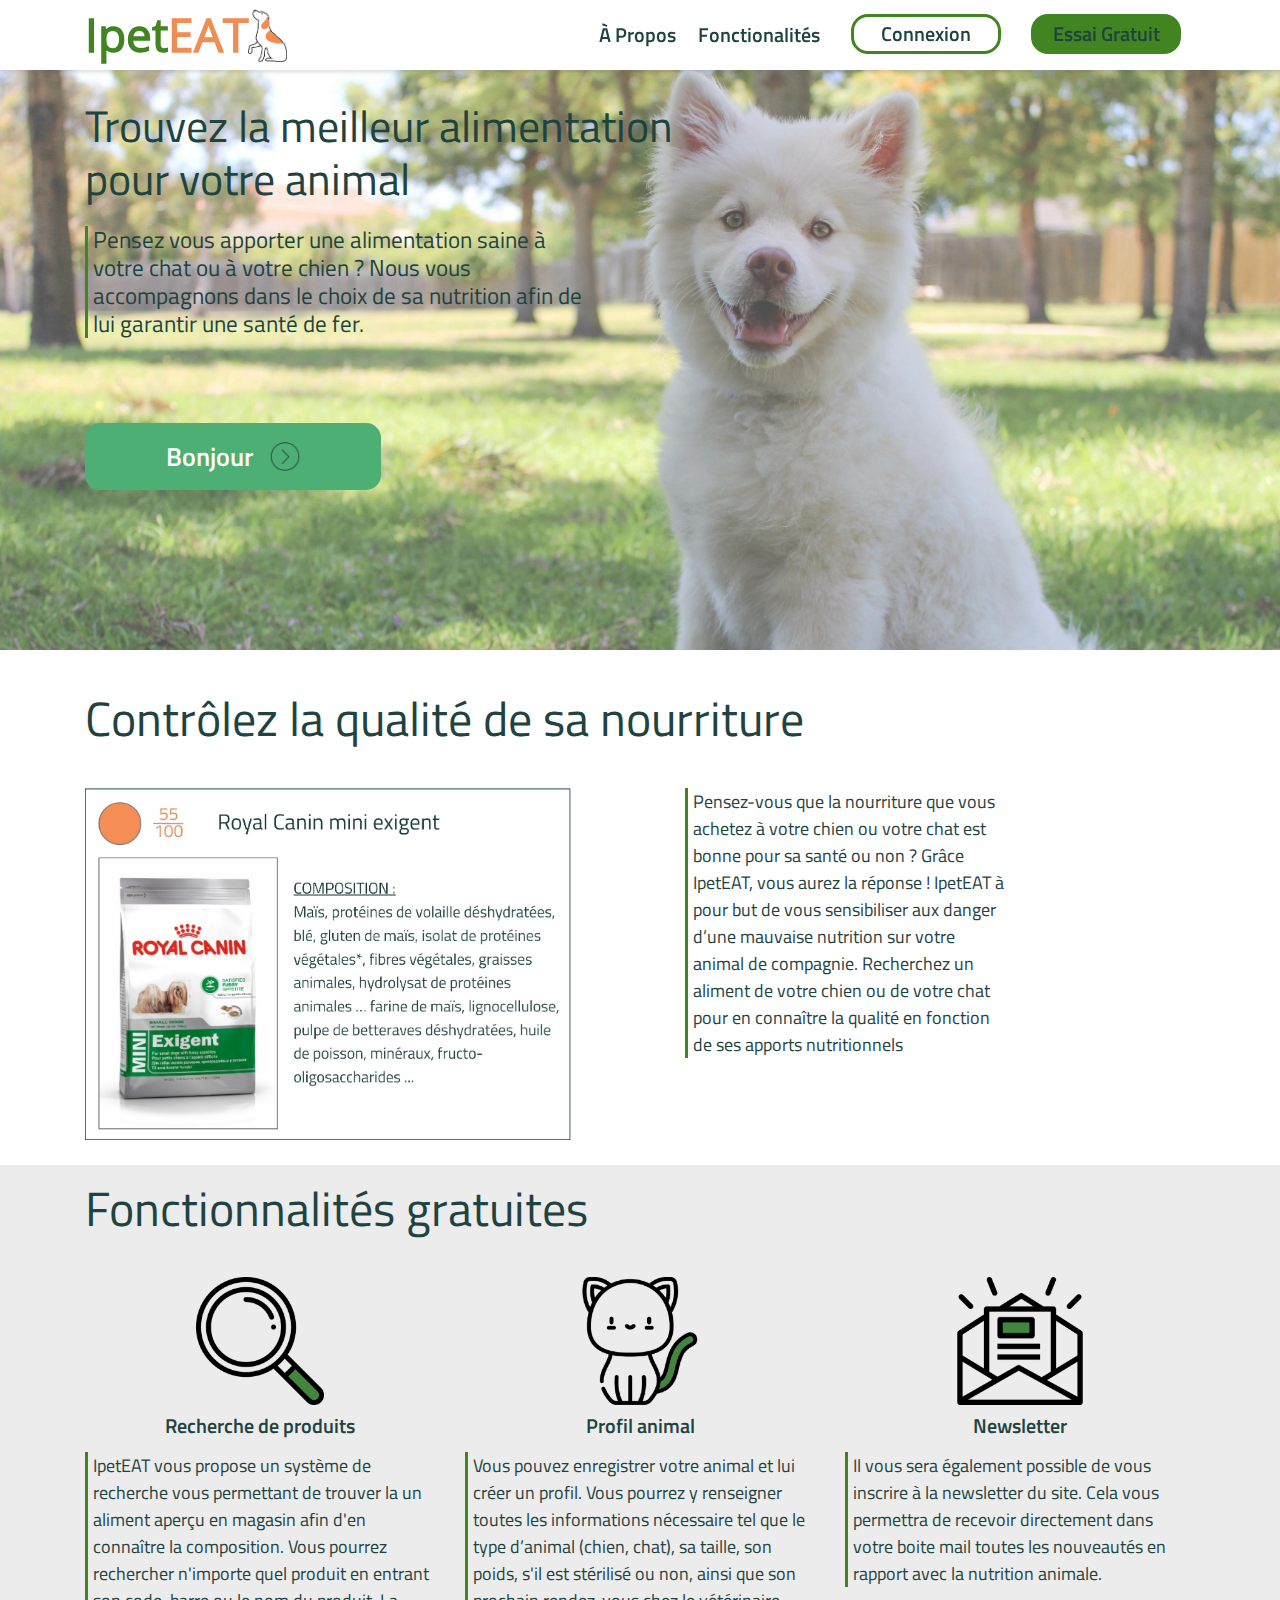
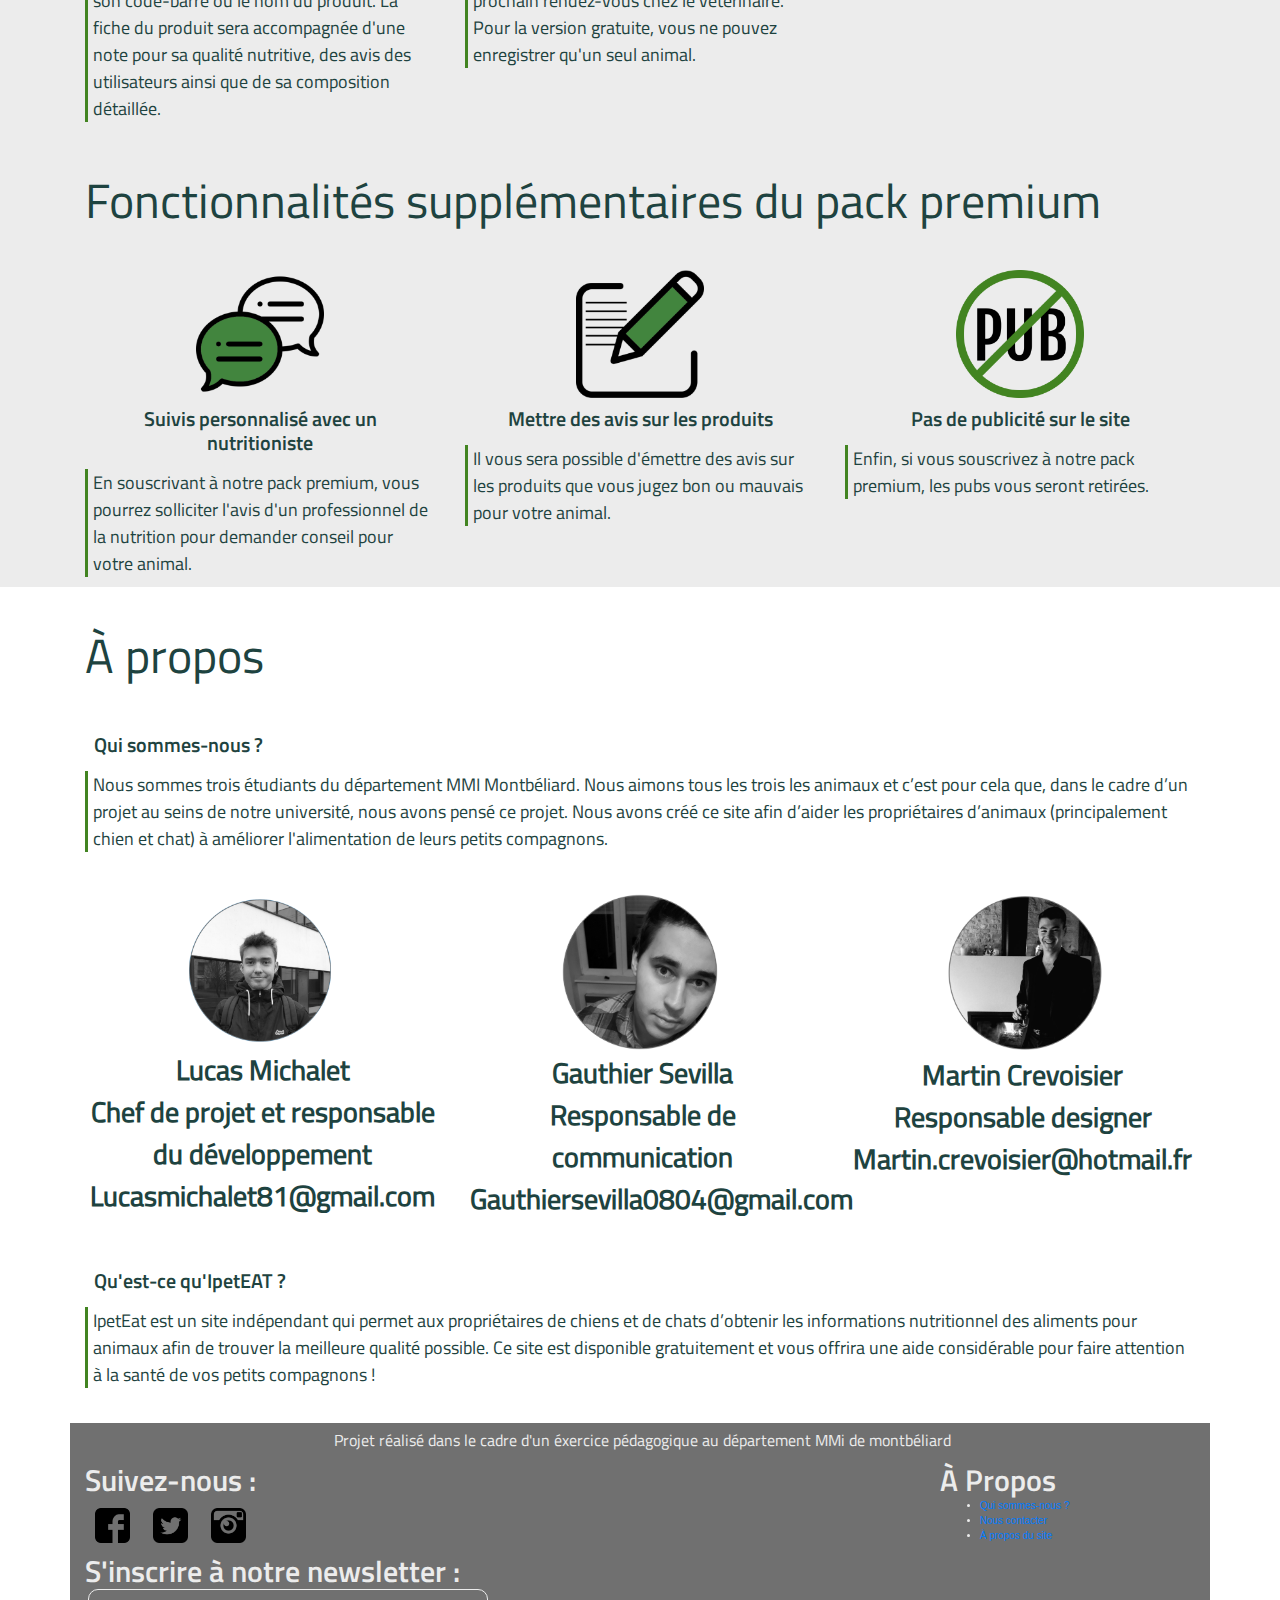
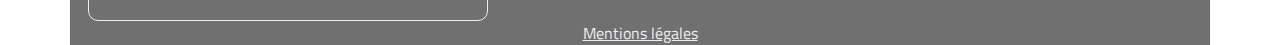
<file: index.html>
<!DOCTYPE html>
<html lang="fr">
<head>
    <meta charset="UTF-8">
    <meta name="viewport" content="width=device-width">
    <title>IpetEAT</title>
    <link rel="stylesheet" href="bootstrap/css/bootstrap.css">
    <link rel="stylesheet" href="contenu/css/styles.css">
    <link rel="icon" href="favicon.ico">
</head>
<body>
<header>
    <div class="nav-toggle">
        <div class="nav-toggle-bar">
            <div class="menu">
                <ul>
                    <li><a href="#">Mon profil</a></li>
                    <li><a href="#">Rechercher un produit</a></li>
                    <li><a href="#">Passer à la version Premium</a></li>
                    <li><a href="#">Nous contacter</a></li>
                    <li><a href="#apropos">À propos</a></li>
                    <li><a href="#">Connexion</a></li>
                    <li>
                        <button><a href="#">Inscription</a></button>
                    </li>
                </ul>
            </div>
        </div>
    </div>
    <div class="container header">
        <div class="row">
            <div class="col-md-3 col-lg-4">
                <h1>Ipet<span>EAT</span></h1>
                <img alt='logo' class="logo" src="contenu/images_contenu/logo.png" height="946"
                     width="700"/>
            </div>
            <nav class="col-md-9 col-lg-8">
                <h2><a class='navigation' href="#apropos">À Propos</a></h2>
                <h2><a class='navigation' href="#fonctionalites">Fonctionalités</a></h2>
                <button class="connexion">Connexion</button>
                <button class="essaie_gratuit">Essai Gratuit</button>
            </nav>
        </div>
    </div>
</header>
<main>
    <div class="image_bg">
        <div class="container desc">
            <h3 class="Titre_description">Trouvez la meilleur alimentation<span>pour votre animal</span></h3>
            <p class="description">Pensez vous apporter une alimentation saine à votre chat ou à votre chien ? Nous vous
                accompagnons dans le choix de sa nutrition afin de lui garantir une santé de fer.</p>
            <button class="CTA">Bonjour
                <img alt='fleche' src="contenu/images_contenu/icones/fleche2.png" height="999"
                     width="1097"/></button>
        </div>
    </div>
    <div class="container">
        <h3 class="intertitre">Contrôlez la qualité de sa nourriture</h3>
        <div class="row">
            <div class="col-md-6 col-12">
                <div class="fiche_container">
                    <img class='fiche' alt='fiche' src="contenu/images_contenu/fiche_produit.jpg" height="951"
                         width="1313"/>
                </div>
            </div>
            <div class="col-md-6 col-12">
                <p class="recherche_desc">Pensez-vous que la nourriture que vous achetez à votre chien ou votre chat est
                    bonne
                    pour
                    sa santé ou non ?
                    Grâce
                    IpetEAT, vous aurez la réponse ! IpetEAT à pour but de vous sensibiliser aux danger d’une mauvaise
                    nutrition
                    sur
                    votre animal de compagnie. Recherchez un aliment de votre chien ou de votre chat pour en connaître
                    la
                    qualité en
                    fonction de ses apports nutritionnels
                </p>
            </div>
        </div>
    </div>
    <div class="bg">
        <div id='fonctionalites' class="container">
            <h3 class="intertitre">Fonctionnalités gratuites</h3>
            <div class="row">
                <div class="col-12 col-md-6 col-lg-4">
                    <img alt="loupe" class="icones" src="contenu/images_contenu/icones/loupe.png" height="1600"
                         width="1600"/>
                    <h4>Recherche de produits</h4>
                    <p>IpetEAT vous propose un système de recherche vous permettant de trouver la un aliment aperçu en
                        magasin
                        afin d'en connaître la composition. Vous pourrez rechercher n'importe quel produit en entrant
                        son
                        code-barre ou le nom du produit. La fiche du produit sera accompagnée d'une note pour sa qualité
                        nutritive, des avis des utilisateurs ainsi que de sa composition détaillée.</p>
                </div>
                <div class="col-12 col-md-6 col-lg-4">
                    <img alt="chien" class="icones" src="contenu/images_contenu/icones/Cat.png" height="410"
                         width="410"/>
                    <h4>Profil animal</h4>
                    <p>Vous pouvez enregistrer votre animal et lui créer un profil. Vous pourrez y renseigner toutes les
                        informations nécessaire tel que le type d’animal (chien, chat), sa taille, son poids, s'il est
                        stérilisé
                        ou
                        non, ainsi que son prochain rendez-vous chez le vétérinaire.
                        Pour la version gratuite, vous ne pouvez enregistrer qu'un seul animal.</p>
                </div>
                <div class="col-12 col-md-6 col-lg-4">
                    <img alt="newsletter" class="icones" src="contenu/images_contenu/icones/newsletter_couleur.png"
                         height="1600"
                         width="1600"/>
                    <h4>Newsletter</h4>
                    <p>Il vous sera également possible de vous inscrire à la newsletter du site. Cela vous permettra de
                        recevoir
                        directement dans votre boite mail toutes les nouveautés en rapport avec la nutrition
                        animale.</p>
                </div>
            </div>
            <h3 class="intertitre">Fonctionnalités supplémentaires du pack premium</h3>
            <div class="row">
                <div class="col-12 col-md-6 col-lg-4">
                    <img alt='chat' class="icones" src="contenu/images_contenu/icones/speech-bubble_couleur.png"
                         height="1600"
                         width="1600"/>
                    <h4>Suivis personnalisé avec un nutritioniste</h4>
                    <p>En souscrivant à notre pack premium, vous pourrez solliciter l'avis d'un professionnel de la
                        nutrition
                        pour demander conseil pour votre animal.</p>
                </div>
                <div class="col-12 col-md-6 col-lg-4">
                    <img alt='edit' class='icones' src="contenu/images_contenu/icones/edit.png" height="1600"
                         width="1600"/>
                    <h4>Mettre des avis sur les produits</h4>
                    <p>Il vous sera possible d'émettre des avis sur les produits que vous jugez bon ou mauvais pour
                        votre
                        animal.</p>
                </div>
                <div class="col-12 col-md-6 col-lg-4">
                    <img alt="sans_pub" class="icones" src="contenu/images_contenu/icones/sans_pub_inverse.png"
                         height="1704"
                         width="1704"/>
                    <h4>Pas de publicité sur le site</h4>
                    <p>Enfin, si vous souscrivez à notre pack premium, les pubs vous seront retirées.</p>
                </div>
            </div>
        </div>
    </div>
    <div class="container">
        <h3 class="intertitre" id="apropos">À propos</h3>
        <h4 class="a_propos">Qui sommes-nous ?</h4>
        <p>Nous sommes trois étudiants du département MMI Montbéliard. Nous aimons tous les trois les animaux et
            c’est
            pour
            cela que, dans le cadre d’un projet au seins de notre université, nous avons pensé ce projet. Nous avons
            créé ce
            site afin d’aider les propriétaires d’animaux (principalement chien et chat) à améliorer l'alimentation
            de
            leurs
            petits compagnons.
        </p>
        <div class="row">
            <div class="col-12 col-md-6 col-lg-4">
                <img alt="portrait" class="portrait" src="contenu/images_contenu/lucas.png" height="999"
                     width="1211"/>
                <p class="gal_desc">Lucas Michalet <br><span> Chef de projet et responsable du développement</span><br>
                    <span>Lucasmichalet81@gmail.com</span>
                </p>
            </div>
            <div class="col-12 col-md-6 col-lg-4">
                <img alt="portrait" class="portrait" src="contenu/images_contenu/Gauthier.png" height="941"
                     width="1117"/>
                <p class="gal_desc">Gauthier Sevilla <span> Responsable de communication</span>
                    <span>Gauthiersevilla0804@gmail.com</span></p>
            </div>
            <div class="col-12 col-md-6 col-lg-4">
                <img alt="portrait" class="portrait" src="contenu/images_contenu/martin.png" height="957"
                     width="1127"/>
                <p class="gal_desc">Martin Crevoisier<span> Responsable designer</span><br><span>Martin.crevoisier@hotmail.fr
            </span></p>
            </div>
        </div>
        <h4 class="a_propos" id="aproposite">Qu'est-ce qu'IpetEAT ?</h4>
        <p>IpetEat est un site indépendant qui permet aux propriétaires de chiens et de chats d’obtenir les
            informations
            nutritionnel des aliments pour animaux afin de trouver la meilleure qualité possible.
            Ce site est disponible gratuitement et vous offrira une aide considérable pour faire attention à la
            santé de vos
            petits compagnons !</p>
    </div>
</main>
<footer class="container">
    <p class="mentions">Projet réalisé dans le cadre d'un éxercice pédagogique au département MMi de montbéliard
    </p>
    <div class="row">
        <div class="col-md-7 col-lg-9">
            <h5>Suivez-nous :</h5>
            <img alt='facebook' class="social" src="contenu/images_contenu/facebook-logo.png" height="512"
                 width="512"/>
            <img alt='twitter' class="social" src="contenu/images_contenu/twitter-logo.png" height="512"
                 width="512"/>
            <img alt='instagram' class="social" src="contenu/images_contenu/icon.png" height="512" width="512"/>
            <h5>S'inscrire à notre newsletter :</h5>
            <label for="email"></label>
            <input type="email" name="email" id="email" required>
        </div>
        <div class="col-md-3 col-lg-3">
            <h5>À Propos</h5>
            <ul>
                <li><a href="#apropos">Qui sommes-nous ?</a></li>
                <li><a href="#">Nous contacter</a></li>
                <li><a href="#aproposite">À propos du site</a></li>
            </ul>
        </div>
    </div>
    <div class="mentions_legales">
        <a href="#">Mentions légales</a>
    </div>
</footer>
</body>
<script src="contenu/js/interaction.js"></script>
</html>
</file>
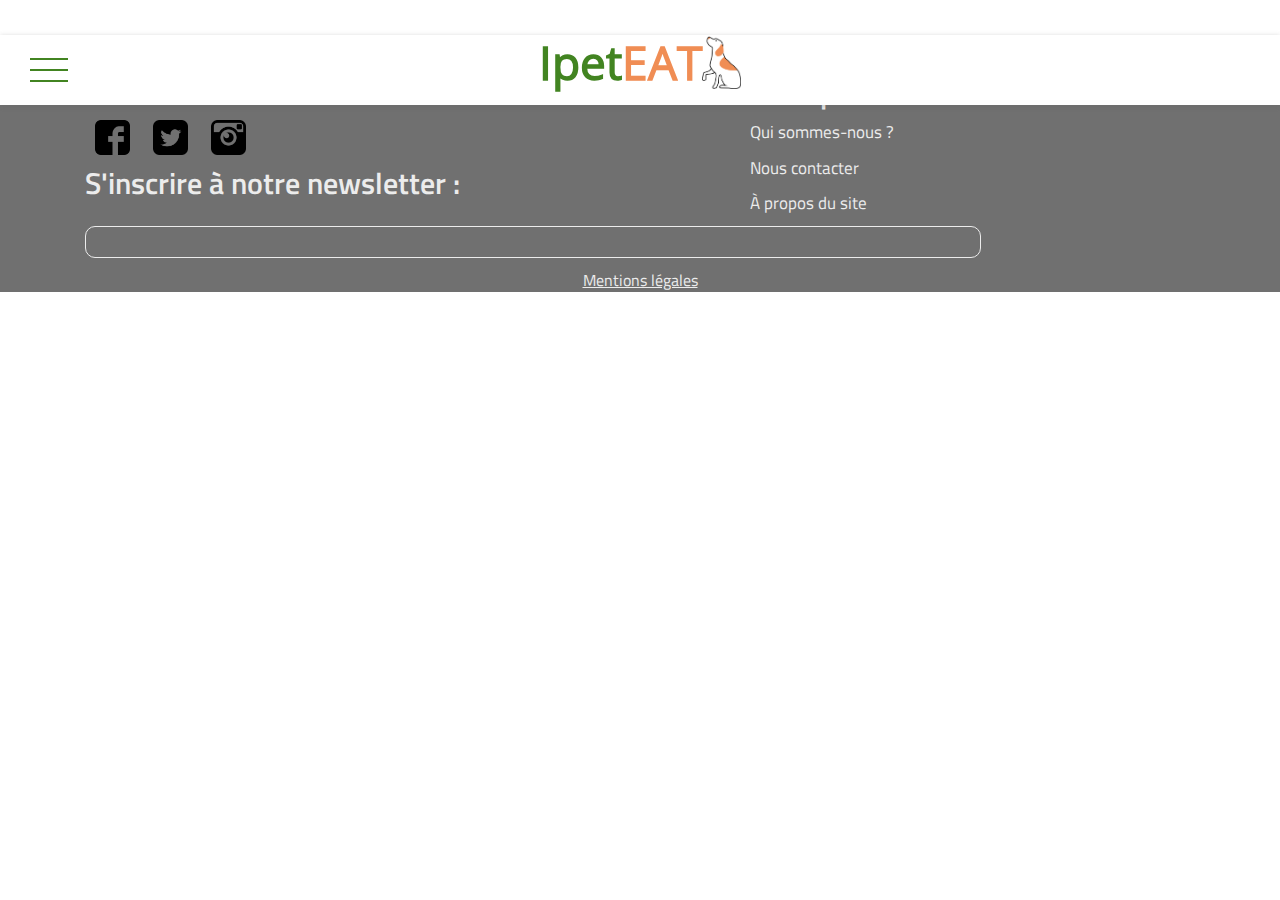
<file: pageConnexion.html>
<!DOCTYPE html>
<html lang="fr">
<head>
    <meta charset="UTF-8">
    <meta name="viewport" content="width=device-width">
    <title>Connexion</title>
    <link rel="stylesheet" href="bootstrap/css/bootstrap.css">
    <link rel="stylesheet" href="contenu/css/stylesApp.css">
</head>
<body class="connexion">
<header>
    <div class="nav-toggle">
        <div class="nav-toggle-bar">
            <nav class="menu">
                <ul>
                    <li><a href="pageProfilUtilisateur.html">Mon profil</a></li>
                    <li><a href="#">Rechercher un produit</a></li>
                    <li><a href="#">Passer à la version Premium</a></li>
                    <li><a href="pageContact.html">Nous contacter</a></li>
                    <li><a href="#">À propos</a></li>
                    <li><a href="#">Connexion</a></li>
                    <li>
                        <button><a href="pageInscription.html">Inscription</a></button>
                    </li>
                </ul>
            </nav>
        </div>
    </div>
    <div class="titre">
        <h1>Ipet<span>EAT</span></h1>
        <img alt="logo" class='logo' src="contenu/images_contenu/logo.png" height="946" width="700"/>
    </div>
</header>

<main>


</main>

<div class="bgf">
    <footer class="container">
        <p class="mentions">Projet réalisé dans le cadre d'un éxercice pédagogique au département MMi de montbéliard
        </p>
        <div class="row">
            <div class="col-md-7">
                <h5>Suivez-nous :</h5>
                <img alt='facebook' class="social" src="contenu/images_contenu/facebook-logo.png" height="512"
                     width="512"/>
                <img alt='twitter' class="social" src="contenu/images_contenu/twitter-logo.png" height="512"
                     width="512"/>
                <img alt='instagram' class="social" src="contenu/images_contenu/icon.png" height="512" width="512"/>
                <h5>S'inscrire à notre newsletter :</h5>
                <label for="email"></label>
                <input type="email" name="email" id="email" required>
            </div>
            <div class="col-md-3">
                <h5>À Propos</h5>
                <ul>
                    <li><a href="#">Qui sommes-nous ?</a></li>
                    <li><a href="#">Nous contacter</a></li>
                    <li><a href="#">À propos du site</a></li>
                </ul>
            </div>
        </div>
        <div class="mentions_legales">
            <a href="#">Mentions légales</a>
        </div>
    </footer>
</div>
</body>
<script src="contenu/js/interaction.js"></script>
</html>
</file>
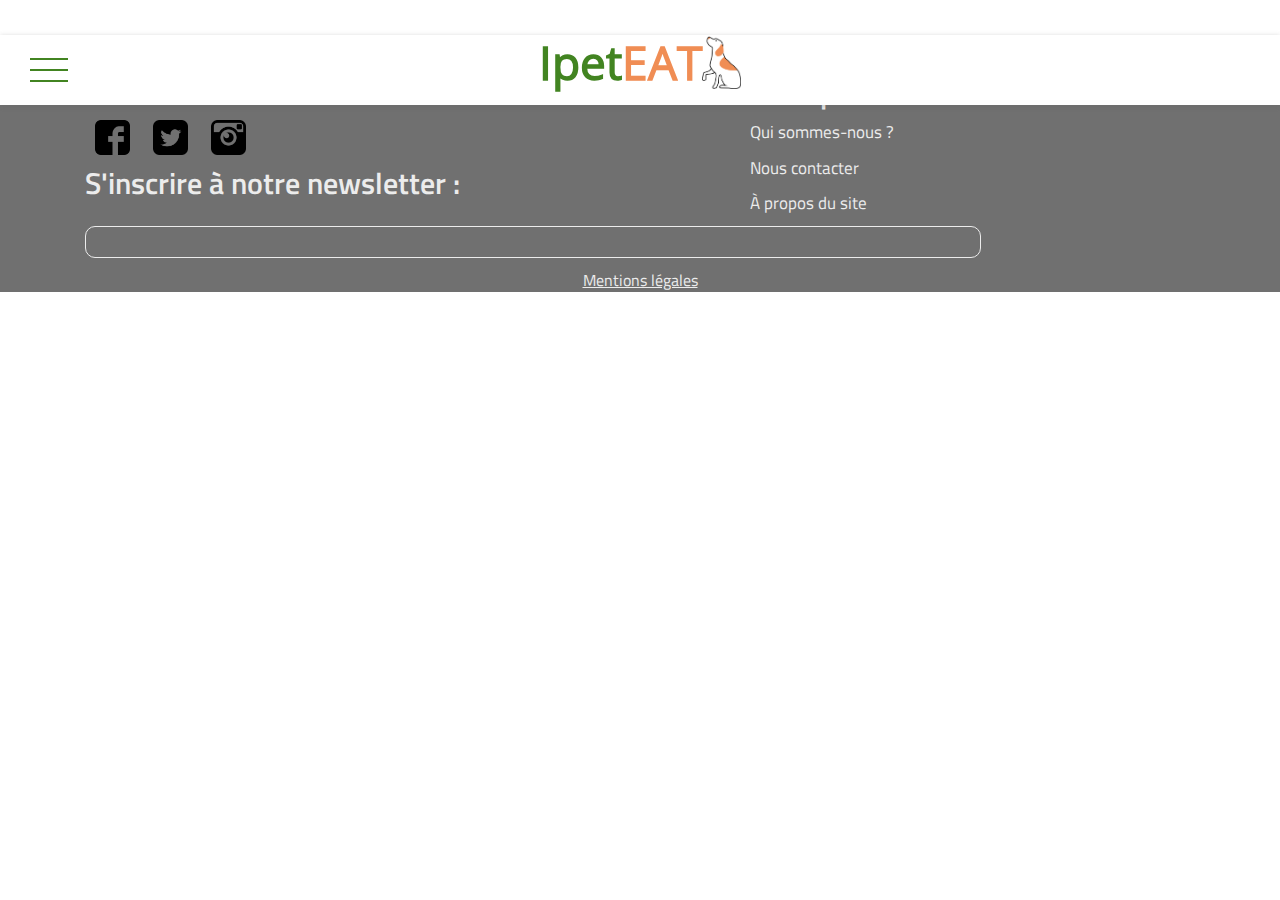
<file: pageContact.html>
<!DOCTYPE html>
<html lang="fr">
<head>
    <meta charset="UTF-8">
    <meta name="viewport" content="width=device-width">
    <title>Contact</title>
    <link rel="stylesheet" href="bootstrap/css/bootstrap.css">
    <link rel="stylesheet" href="contenu/css/stylesApp.css">
</head>
<body class="contact">
<header>
    <div class="nav-toggle">
        <div class="nav-toggle-bar">
            <nav class="menu">
                <ul>
                    <li><a href="pageProfilUtilisateur.html">Mon profil</a></li>
                    <li><a href="#">Rechercher un produit</a></li>
                    <li><a href="#">Passer à la version Premium</a></li>
                    <li><a href="pageContact.html">Nous contacter</a></li>
                    <li><a href="#">À propos</a></li>
                    <li><a href="pageConnexion.html">Connexion</a></li>
                    <li>
                        <button><a href="pageInscription.html">Inscription</a></button>
                    </li>
                </ul>
            </nav>
        </div>
    </div>
    <div class="titre">
        <h1>Ipet<span>EAT</span></h1>
        <img alt="logo" class='logo' src="contenu/images_contenu/logo.png" height="946" width="700"/>
    </div>
</header>

<main>


</main>

<div class="bgf">
    <footer class="container">
        <p class="mentions">Projet réalisé dans le cadre d'un éxercice pédagogique au département MMi de montbéliard
        </p>
        <div class="row">
            <div class="col-md-7">
                <h5>Suivez-nous :</h5>
                <img alt='facebook' class="social" src="contenu/images_contenu/facebook-logo.png" height="512"
                     width="512"/>
                <img alt='twitter' class="social" src="contenu/images_contenu/twitter-logo.png" height="512"
                     width="512"/>
                <img alt='instagram' class="social" src="contenu/images_contenu/icon.png" height="512" width="512"/>
                <h5>S'inscrire à notre newsletter :</h5>
                <label for="email"></label>
                <input type="email" name="email" id="email" required>
            </div>
            <div class="col-md-3">
                <h5>À Propos</h5>
                <ul>
                    <li><a href="#">Qui sommes-nous ?</a></li>
                    <li><a href="#">Nous contacter</a></li>
                    <li><a href="#">À propos du site</a></li>
                </ul>
            </div>
        </div>
        <div class="mentions_legales">
            <a href="#">Mentions légales</a>
        </div>
    </footer>
</div>
</body>
<script src="contenu/js/interaction.js"></script>
</html>
</file>
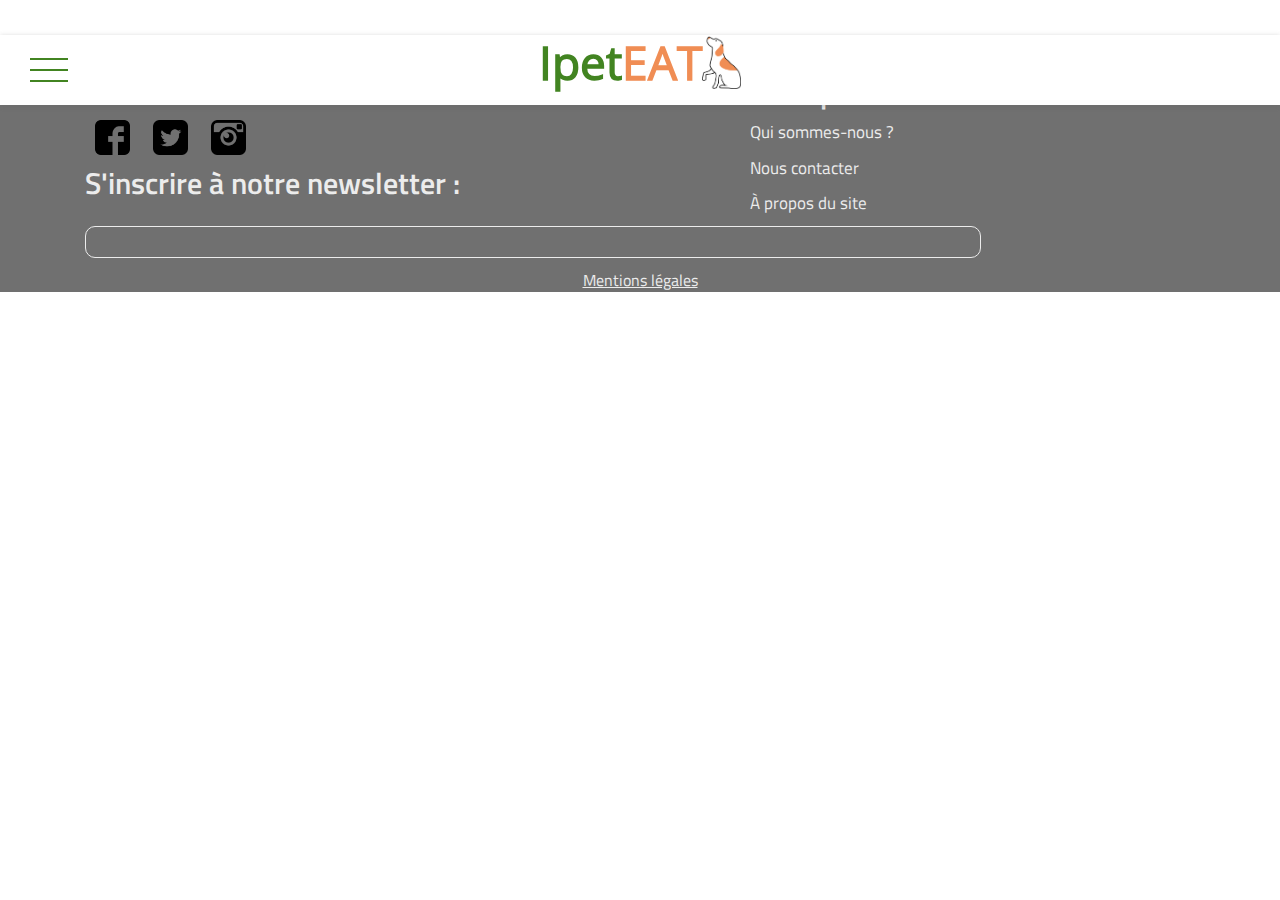
<file: pageFicheProduit.html>
<!DOCTYPE html>
<html lang="fr">
<head>
    <meta charset="UTF-8">
    <meta name="viewport" content="width=device-width">
    <title>Resultat</title>
    <link rel="stylesheet" href="bootstrap/css/bootstrap.css">
    <link rel="stylesheet" href="contenu/css/stylesApp.css">
</head>
<body class="ficheProduit">
<header>
    <div class="nav-toggle">
        <div class="nav-toggle-bar">
            <nav class="menu">
                <ul>
                    <li><a href="pageProfilUtilisateur.html">Mon profil</a></li>
                    <li><a href="#">Rechercher un produit</a></li>
                    <li><a href="#">Passer à la version Premium</a></li>
                    <li><a href="pageContact.html">Nous contacter</a></li>
                    <li><a href="#">À propos</a></li>
                    <li><a href="pageConnexion.html">Connexion</a></li>
                    <li>
                        <button><a href="pageInscription.html">Inscription</a></button>
                    </li>
                </ul>
            </nav>
        </div>
    </div>
    <div class="titre">
        <h1>Ipet<span>EAT</span></h1>
        <img alt="logo" class='logo' src="contenu/images_contenu/logo.png" height="946" width="700"/>
    </div>
</header>

<main>


</main>

<div class="bgf">
    <footer class="container">
        <p class="mentions">Projet réalisé dans le cadre d'un éxercice pédagogique au département MMi de montbéliard
        </p>
        <div class="row">
            <div class="col-md-7">
                <h5>Suivez-nous :</h5>
                <img alt='facebook' class="social" src="contenu/images_contenu/facebook-logo.png" height="512"
                     width="512"/>
                <img alt='twitter' class="social" src="contenu/images_contenu/twitter-logo.png" height="512"
                     width="512"/>
                <img alt='instagram' class="social" src="contenu/images_contenu/icon.png" height="512" width="512"/>
                <h5>S'inscrire à notre newsletter :</h5>
                <label for="email"></label>
                <input type="email" name="email" id="email" required>
            </div>
            <div class="col-md-3">
                <h5>À Propos</h5>
                <ul>
                    <li><a href="#">Qui sommes-nous ?</a></li>
                    <li><a href="#">Nous contacter</a></li>
                    <li><a href="#">À propos du site</a></li>
                </ul>
            </div>
        </div>
        <div class="mentions_legales">
            <a href="#">Mentions légales</a>
        </div>
    </footer>
</div>
</body>
<script src="contenu/js/interaction.js"></script>
</html>
</file>
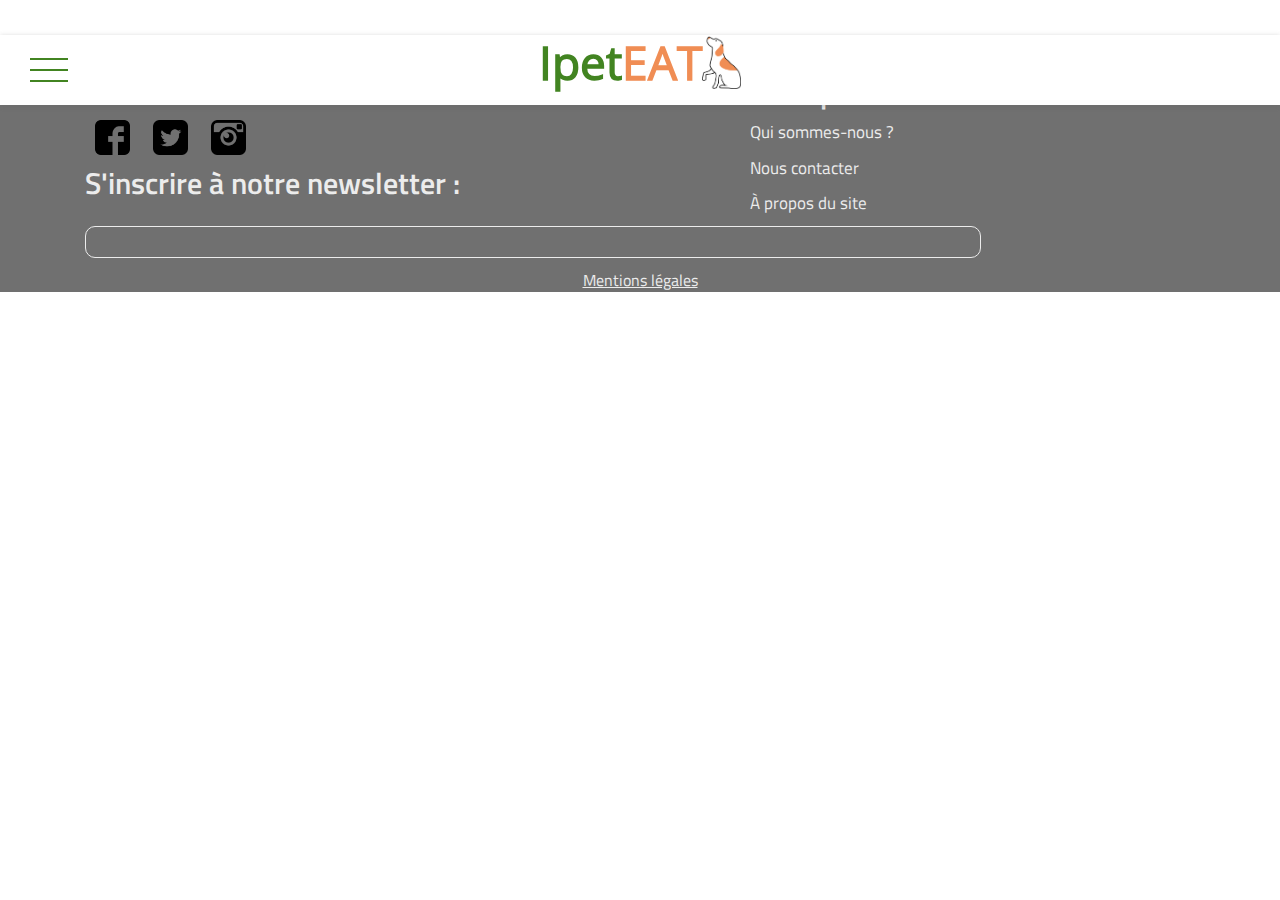
<file: pageInscription.html>
<!DOCTYPE html>
<html lang="fr">
<head>
    <meta charset="UTF-8">
    <meta name="viewport" content="width=device-width">
    <title>Inscription</title>
    <link rel="stylesheet" href="bootstrap/css/bootstrap.css">
    <link rel="stylesheet" href="contenu/css/stylesApp.css">
</head>
<body class="inscription">
<header>
    <div class="nav-toggle">
        <div class="nav-toggle-bar">
            <nav class="menu">
                <ul>
                    <li><a href="pageProfilUtilisateur.html">Mon profil</a></li>
                    <li><a href="#">Rechercher un produit</a></li>
                    <li><a href="#">Passer à la version Premium</a></li>
                    <li><a href="pageContact.html">Nous contacter</a></li>
                    <li><a href="#">À propos</a></li>
                    <li><a href="pageConnexion.html">Connexion</a></li>
                    <li>
                        <button><a href="#">Inscription</a></button>
                    </li>
                </ul>
            </nav>
        </div>
    </div>
    <div class="titre">
        <h1>Ipet<span>EAT</span></h1>
        <img alt="logo" class='logo' src="contenu/images_contenu/logo.png" height="946" width="700"/>
    </div>
</header>

<main>


</main>

<div class="bgf">
    <footer class="container">
        <p class="mentions">Projet réalisé dans le cadre d'un éxercice pédagogique au département MMi de montbéliard
        </p>
        <div class="row">
            <div class="col-md-7">
                <h5>Suivez-nous :</h5>
                <img alt='facebook' class="social" src="contenu/images_contenu/facebook-logo.png" height="512"
                     width="512"/>
                <img alt='twitter' class="social" src="contenu/images_contenu/twitter-logo.png" height="512"
                     width="512"/>
                <img alt='instagram' class="social" src="contenu/images_contenu/icon.png" height="512" width="512"/>
                <h5>S'inscrire à notre newsletter :</h5>
                <label for="email"></label>
                <input type="email" name="email" id="email" required>
            </div>
            <div class="col-md-3">
                <h5>À Propos</h5>
                <ul>
                    <li><a href="#">Qui sommes-nous ?</a></li>
                    <li><a href="#">Nous contacter</a></li>
                    <li><a href="#">À propos du site</a></li>
                </ul>
            </div>
        </div>
        <div class="mentions_legales">
            <a href="#">Mentions légales</a>
        </div>
    </footer>
</div>
</body>
<script src="contenu/js/interaction.js"></script>
</html>
</file>
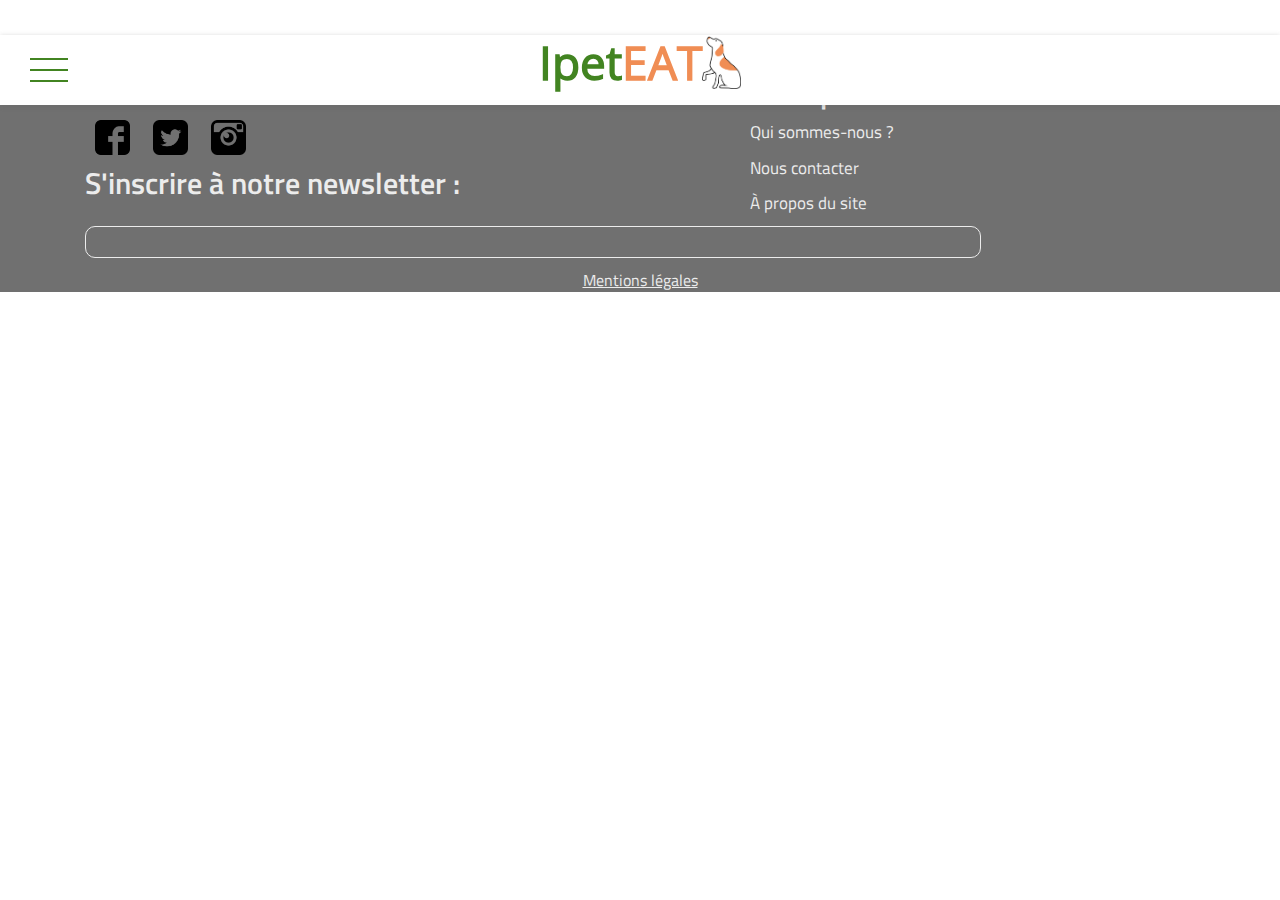
<file: pageMentionsLegales.html>
<!DOCTYPE html>
<html lang="fr">
<head>
    <meta charset="UTF-8">
    <meta name="viewport" content="width=device-width">
    <title>Mentions Légales</title>
    <link rel="stylesheet" href="bootstrap/css/bootstrap.css">
    <link rel="stylesheet" href="contenu/css/stylesApp.css">
</head>
<body class="pageMentions">
<header>
    <div class="nav-toggle">
        <div class="nav-toggle-bar">
            <nav class="menu">
                <ul>
                    <li><a href="pageProfilUtilisateur.html">Mon profil</a></li>
                    <li><a href="#">Rechercher un produit</a></li>
                    <li><a href="#">Passer à la version Premium</a></li>
                    <li><a href="pageContact.html">Nous contacter</a></li>
                    <li><a href="#">À propos</a></li>
                    <li><a href="pageConnexion.html">Connexion</a></li>
                    <li>
                        <button><a href="pageInscription.html">Inscription</a></button>
                    </li>
                </ul>
            </nav>
        </div>
    </div>
    <div class="titre">
        <h1>Ipet<span>EAT</span></h1>
        <img alt="logo" class='logo' src="contenu/images_contenu/logo.png" height="946" width="700"/>
    </div>
</header>

<main>


</main>

<div class="bgf">
    <footer class="container">
        <p class="mentions">Projet réalisé dans le cadre d'un éxercice pédagogique au département MMi de montbéliard
        </p>
        <div class="row">
            <div class="col-md-7">
                <h5>Suivez-nous :</h5>
                <img alt='facebook' class="social" src="contenu/images_contenu/facebook-logo.png" height="512"
                     width="512"/>
                <img alt='twitter' class="social" src="contenu/images_contenu/twitter-logo.png" height="512"
                     width="512"/>
                <img alt='instagram' class="social" src="contenu/images_contenu/icon.png" height="512" width="512"/>
                <h5>S'inscrire à notre newsletter :</h5>
                <label for="email"></label>
                <input type="email" name="email" id="email" required>
            </div>
            <div class="col-md-3">
                <h5>À Propos</h5>
                <ul>
                    <li><a href="#">Qui sommes-nous ?</a></li>
                    <li><a href="#">Nous contacter</a></li>
                    <li><a href="#">À propos du site</a></li>
                </ul>
            </div>
        </div>
        <div class="mentions_legales">
            <a href="#">Mentions légales</a>
        </div>
    </footer>
</div>
</body>
<script src="contenu/js/interaction.js"></script>
</html>
</file>
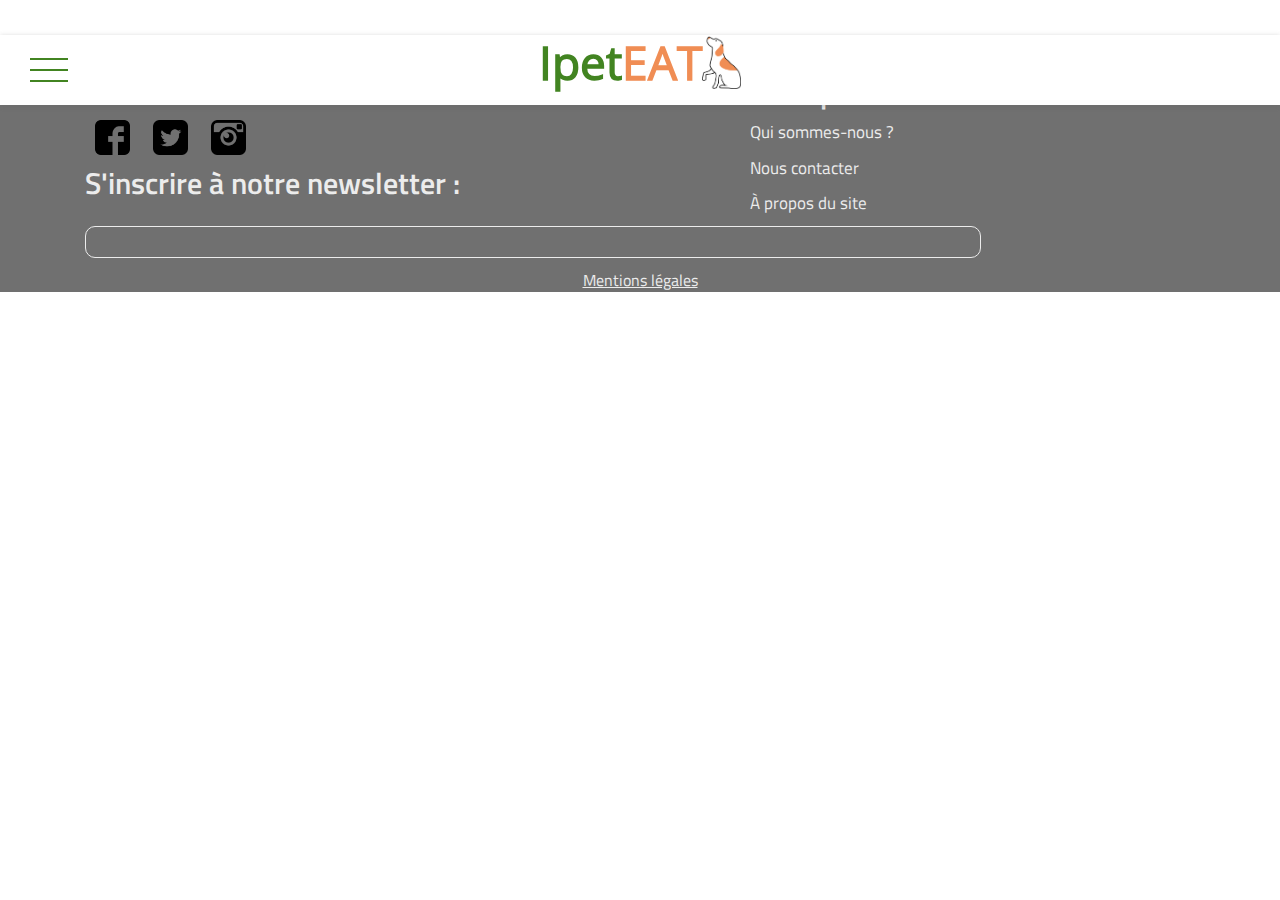
<file: pageProfilAnimal.html>
<!DOCTYPE html>
<html lang="fr">
<head>
    <meta charset="UTF-8">
    <meta name="viewport" content="width=device-width">
    <title>Profile Animal</title>
    <link rel="stylesheet" href="bootstrap/css/bootstrap.css">
    <link rel="stylesheet" href="contenu/css/stylesApp.css">
</head>
<body class="profilAnimal">
<header>
    <div class="nav-toggle">
        <div class="nav-toggle-bar">
            <nav class="menu">
                <ul>
                    <li><a href="pageProfilUtilisateur.html">Mon profil</a></li>
                    <li><a href="">Rechercher un produit</a></li>
                    <li><a href="#">Passer à la version Premium</a></li>
                    <li><a href="pageContact.html">Nous contacter</a></li>
                    <li><a href="#">À propos</a></li>
                    <li><a href="pageConnexion.html">Connexion</a></li>
                    <li>
                        <button><a href="pageInscription.html">Inscription</a></button>
                    </li>
                </ul>
            </nav>
        </div>
    </div>
    <div class="titre">
        <h1>Ipet<span>EAT</span></h1>
        <img alt="logo" class='logo' src="contenu/images_contenu/logo.png" height="946" width="700"/>
    </div>
</header>

<main>


</main>

<div class="bgf">
    <footer class="container">
        <p class="mentions">Projet réalisé dans le cadre d'un éxercice pédagogique au département MMi de montbéliard
        </p>
        <div class="row">
            <div class="col-md-7">
                <h5>Suivez-nous :</h5>
                <img alt='facebook' class="social" src="contenu/images_contenu/facebook-logo.png" height="512"
                     width="512"/>
                <img alt='twitter' class="social" src="contenu/images_contenu/twitter-logo.png" height="512"
                     width="512"/>
                <img alt='instagram' class="social" src="contenu/images_contenu/icon.png" height="512" width="512"/>
                <h5>S'inscrire à notre newsletter :</h5>
                <label for="email"></label>
                <input type="email" name="email" id="email" required>
            </div>
            <div class="col-md-3">
                <h5>À Propos</h5>
                <ul>
                    <li><a href="#">Qui sommes-nous ?</a></li>
                    <li><a href="#">Nous contacter</a></li>
                    <li><a href="#">À propos du site</a></li>
                </ul>
            </div>
        </div>
        <div class="mentions_legales">
            <a href="#">Mentions légales</a>
        </div>
    </footer>
</div>
</body>
<script src="contenu/js/interaction.js"></script>
</html>
</file>
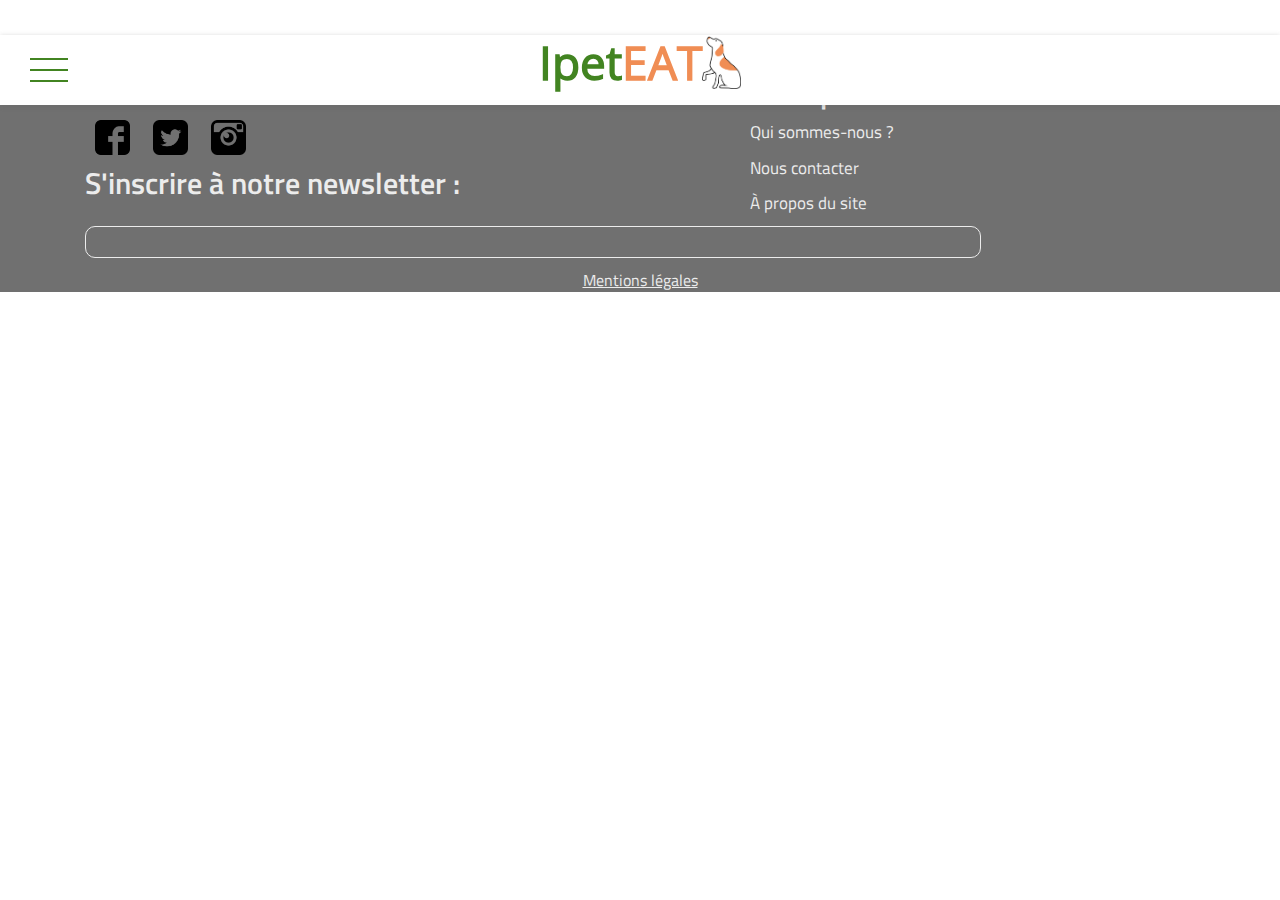
<file: pageProfilUtilisateur.html>
<!DOCTYPE html>
<html lang="fr">
<head>
    <meta charset="UTF-8">
    <meta name="viewport" content="width=device-width">
    <title>Profile</title>
    <link rel="stylesheet" href="bootstrap/css/bootstrap.css">
    <link rel="stylesheet" href="contenu/css/stylesApp.css">
</head>
<body class="profile">
<header>
    <div class="nav-toggle">
        <div class="nav-toggle-bar">
            <nav class="menu">
                <ul>
                    <li><a href="pageProfilUtilisateur.html">Mon profil</a></li>
                    <li><a href="#">Rechercher un produit</a></li>
                    <li><a href="#">Passer à la version Premium</a></li>
                    <li><a href="pageContact.html">Nous contacter</a></li>
                    <li><a href="#">À propos</a></li>
                    <li><a href="pageConnexion.html">Connexion</a></li>
                    <li>
                        <button><a href="pageInscription.html">Inscription</a></button>
                    </li>
                </ul>
            </nav>
        </div>
    </div>
    <div class="titre">
        <h1>Ipet<span>EAT</span></h1>
        <img alt="logo" class='logo' src="contenu/images_contenu/logo.png" height="946" width="700"/>
    </div>
</header>

<main>


</main>

<div class="bgf">
    <footer class="container">
        <p class="mentions">Projet réalisé dans le cadre d'un éxercice pédagogique au département MMi de montbéliard
        </p>
        <div class="row">
            <div class="col-md-7">
                <h5>Suivez-nous :</h5>
                <img alt='facebook' class="social" src="contenu/images_contenu/facebook-logo.png" height="512"
                     width="512"/>
                <img alt='twitter' class="social" src="contenu/images_contenu/twitter-logo.png" height="512"
                     width="512"/>
                <img alt='instagram' class="social" src="contenu/images_contenu/icon.png" height="512" width="512"/>
                <h5>S'inscrire à notre newsletter :</h5>
                <label for="email"></label>
                <input type="email" name="email" id="email" required>
            </div>
            <div class="col-md-3">
                <h5>À Propos</h5>
                <ul>
                    <li><a href="#">Qui sommes-nous ?</a></li>
                    <li><a href="#">Nous contacter</a></li>
                    <li><a href="#">À propos du site</a></li>
                </ul>
            </div>
        </div>
        <div class="mentions_legales">
            <a href="#">Mentions légales</a>
        </div>
    </footer>
</div>
</body>
<script src="contenu/js/interaction.js"></script>
</html>
</file>
<file: contenu/css/styles.css>
@font-face {
    font-family: 'titilium-web-regular';
    src: url("../polices/TitilliumWeb-Regular.ttf");
}

@font-face {
    font-family: "Titillium Web";
    src: url("../polices/TitilliumWeb-Bold.ttf");
    src: url("../polices/TitilliumWeb-SemiBold.ttf");
}

@font-face {
    font-family: 'Open Sans';
    src: url('../polices/OpenSans-SemiBold.ttf');
    src: url('../polices/OpenSans-Bold.ttf');
    src: url('../polices/OpenSans-Regular.ttf');

}

html {
    font-size: 62.5%;
    scroll-behavior: smooth;
}

main {
    margin: auto;
}

body {
    margin: 0;
    padding: 0;
}

header {
    height: 70px;
    width: 100vw;
    background: #FFF;
    position: fixed;
    z-index: 10;
    box-shadow: 0 1px 5px rgba(100, 100, 100, .3);
}

body > header > div.container.header > div > div {
    display: flex;
    vertical-align: center;
    height: 70px;
}

.navigation {
    font-family: "Titillium Web", sans-serif;
    font-weight: 400;
    color: #1E4340;
    text-decoration: none;
    padding: 11px;
}

.navigation:hover {
    color: #1E4340;
    text-decoration: none;
}

body > header > div.container.header > div > nav {
    display: flex;
    justify-content: flex-end;
}

.image_bg {
    background-image: url(images/image_fond.jpg);
    background-size: cover;
    background-repeat: no-repeat;
    width: 100vw;
    height: 650px;
}

.desc {
    position: relative;
    top: 100px;
}

h1 {
    font-family: "Open Sans", sans-serif;
    font-size: 4.6rem;
    font-weight: bold;
    margin: auto 0;
    color: #428421;
    padding: 0;
}

h1 > span {
    color: #f08d54;
}

.logo {
    width: 39px;
    height: 53px;
    margin: auto 0;
}

h2 {
    margin: auto 0;
}


.intertitre {
    font-family: "titilium-web-regular", sans-serif;
    font-size: 4.8rem;
    font-weight: normal;
    color: #1E4340;
    margin: 25px 0;
    padding: 15px 0;
}

body > main > div#fonctionalites > h3 {
    margin-left: 65px;
}

h4 {
    font-family: "Titillium Web", sans-serif;
    font-size: 2rem;
    font-weight: bold;
    text-align: center;
    padding: 9px;
    color: #1E4340;
}

p {
    font-family: "titilium-web-regular", sans-serif;
    font-size: 1.8rem;
    font-weight: normal;
    border-left: solid #428421 3px;
    padding-left: 5px;
    color: #1E4340;
}

.container_desc {
    position: absolute;
    top: 80px;
    left: 60px;
}

.Titre_description {
    font-family: "titilium-web-regular", sans-serif;
    font-size: 4.4rem;
    color: #1E4340;
    font-weight: normal;
}

.Titre_description > span {
    text-align: left;
    display: inherit;
}

.description {
    color: #1E4340;
    font-family: "titilium-web-regular", sans-serif;
    font-size: 2.3rem;
    line-height: 2.8rem;
    border-left: solid #428421 3px;
    width: 40vw;
    margin-top: 20px;
    font-weight: normal;
}

.essaie_gratuit {
    width: 150px;
    height: 40px;
    border-radius: 17px;
    background: #428421;
    color: #1E4340;
    border: #428421 solid;
    font-family: 'Titillium Web', sans-serif;
    font-size: 2rem;
    font-weight: bold;
    margin: 14px 14px 14px 20px;
}

.connexion {
    height: 40px;
    width: 150px;
    border-radius: 17px;
    background: none;
    border: #428421 solid;
    color: #1E4340;
    font-family: 'Titillium Web', sans-serif;
    font-size: 2rem;
    font-weight: bold;
    margin: 14px 10px 10px 20px;
}

.CTA {
    width: 296px;
    height: 67px;
    background: rgba(236, 236, 236, 0.2);
    border: none;
    font-family: "Titillium Web", sans-serif;
    font-size: 2.6rem;
    border-radius: 15px;
    color: white;
    background-color: #4daf74;
    cursor: pointer;
    margin-top: 75px;
}

.CTA > img {
    width: 42px;
    height: auto;
    vertical-align: middle;
    padding-left: 10px;
    margin-top: -5px;
}

.icones {
    width: 128px;
    height: 128px;
    margin: auto;
    display: block;
}

body > main > div > div.container1 > div > p {
    width: 15vw;
    text-align: left;
}

.fiche {
    width: 90%;
    height: auto;
}

.image-content {
    display: inline-block;
    vertical-align: middle;
}

.text-content {
    display: inline-block;
    vertical-align: middle;
}

.recherche_desc {
    width: 25vw;
    margin: 0 0 30px 30px;
}


.recherche_container {
    margin-bottom: 55px;
    height: 60vh;
}

.a_propos {
    text-align: left;
}

.portrait {
    width: 190px;
    height: auto;
    margin: auto;
    display: block;
}

footer p, .gal_desc p {
    border: none;
}

body > main > div:nth-child(4) > div > div:nth-child(2) > p {
    border: none;
    font-weight: bold;
    font-size: 2.8rem;
    text-align: center;
}

body > main > div:nth-child(4) > div > div:nth-child(1) > p {
    border: none;
    font-weight: bold;
    font-size: 2.8rem;
    text-align: center;
}

body > main > div:nth-child(4) > div > div:nth-child(3) > p {
    border: none;
    font-weight: bold;
    font-size: 2.8rem;
    text-align: center;
}

body > main > div > div > p > span {
    font-weight: normal;
    display: inline-block;
}

body > main > div:nth-child(4) > div > div:nth-child(2) > p > span:nth-child(1) {
    font-weight: bold;
    display: inline-block;
}

body > main > div:nth-child(4) > div > div:nth-child(2) > p > span:nth-child(2) {
    font-weight: bold;
    display: inline-block;
}

body > main > div:nth-child(4) > div > div:nth-child(2) > p > span:nth-child(3) {
    font-weight: bold;
    display: inline-block;
}

/* Footer */

.bgf {
    background: #707070;
}

footer {
    background: #707070;
    color: #ECECEC;
    padding-top: 5px;
    margin-top: 35px;
}

footer > p {
    color: #ECECEC;
}

.social {
    width: 35px;
    margin: 10px;
    height: auto;
}

.mentions {
    text-align: center;
    font-size: 1.6rem;
}

.footer {
    display: inline-block;
    margin: 0 65px;
}

h5 {
    font-family: "Titillium Web", sans-serif;
    font-weight: bold;
    font-size: 3rem;
    margin: 0;
}

body > div > footer > div.row > div.col-md-7.col-lg-9 > h5:nth-child(5) {
    margin-bottom: 10px;
}

.reseaux {
    float: left;
    width: 40vw;
}

body > div > footer > div.row > div:nth-child(2) > ul a {
    color: #ECECEC;
    font-family: titilium-web-regular, sans-serif;
    font-size: 1.7rem;
    font-weight: normal;
    text-decoration: none;
}

body > div > footer > div.row > div:nth-child(2) > ul li {
    list-style: none;
    margin: 0;
    padding-top: 10px;
}

body > div > footer > div.row > div:nth-child(2) > ul {
    margin: 0;
    padding: 0;
}

.mentions_legales {
    text-align: center;
}

.mentions_legales > a {
    font-family: "titilium-web-regular", sans-serif;
    font-size: 1.6rem;
    font-weight: normal;
    text-decoration: underline;
    color: #ECECEC;
    cursor: pointer;
}


input {
    border-radius: 10px;
    border: solid 1px #ececec;
    background: none;
    width: 400px;
    height: 32px;
}

/* Fonctionnalités */

.bg {
    background: #ECECEC;
}

#fonctionalites > div > div {
    margin: 0 auto;
}

body > main > div:nth-child(4) > div {
    padding: 30px 0;
}

body > main > div > div > div {
    margin: 0 auto;
}

/* Modifications responsive */

@media (max-width: 992px) {
    body > main > div:nth-child(4) > div > div:nth-child(1) > p {
        font-weight: bold;
        font-size: 1.5rem;
        text-align: center;
    }

    body > main > div:nth-child(4) > div > div:nth-child(2) > p {
        font-weight: bold;
        font-size: 1.5rem;
        text-align: center;
    }

    body > main > div:nth-child(4) > div > div:nth-child(3) > p {
        font-weight: bold;
        font-size: 1.5rem;
        text-align: center;
    }

    #fonctionalites > div:nth-child(4) > div:nth-child(3) {
        margin-bottom: 20px;
    }
}

@media (max-device-width: 767px) {
    #fonctionalites > div > div > p {
        width: 35vw;
        margin: auto;
    }

    #email {
        margin-bottom: 10px;
        width: 70vw;
    }

    body > header > div.container.header > div > nav {
        visibility: hidden;
    }

    body > main > div.image_bg > div > button {
        margin-top: 20px;
    }

    .image_bg {
        background-position-x: center;
        height: 670px;
    }

    .Titre_description {
        font-size: 3.5rem;
    }

    .description {
        font-size: 2rem;
        line-height: 2.4rem;
        width: 60vw;
    }

    body > header > div.container.header > div > div {
        justify-content: center;
    }

    /* Creation du menu Hamburger */
    .nav-toggle {
        position: absolute;
        top: 20px;
        left: 30px;
        width: 30px;
        height: 30px;
        z-index: 10;
        justify-content: center;
        align-items: center;
        display: flex;
        cursor: pointer;
    }

    .nav-toggle-bar::before,
    .nav-toggle-bar::after,
    .nav-toggle-bar {
        content: '';
        position: absolute;
        left: 0;
        width: 125%;
        height: 2px;
        background: #428421;
        z-index: 10;
        transition: all 0.5s;
    }

    .nav-toggle-bar:before {
        top: -11px;
        width: 100%;
    }

    .nav-toggle-bar::after {
        top: 11px;
        width: 100%;
    }

    /* Transformation du menu en croix */
    .nav-toggle.active > .nav-toggle-bar::before {
        background: #428421;
        transform: rotate(45deg);
        transition: all 0.5s;
        top: 0;
    }

    .nav-toggle.active > .nav-toggle-bar::after {
        background: #428421;
        transform: rotate(135deg);
        transition: all 0.5s;
        top: 0;
    }

    /*Réglages du menu de navigation (ferme)*/
    .menu {
        position: fixed;
        top: 0;
        left: 0;
        background-color: #ececec;
        width: 100vw;
        height: 100vh;
        display: flex;
        align-items: center;
        justify-content: center;
        visibility: hidden;
        pointer-events: none;
        transform: translateX(-100vw);
        transition: all 5s ease-out;
        transition-duration: 0.5s;
        overflow: hidden;
    }

    .menu ul {
        margin: 0;
        padding: 0;
        list-style: none;
        font-size: 2.6rem;
        line-height: 1.3;
    }

    .menu li {
        padding: 20px;
        opacity: 1;
    }

    .menu li:nth-child(6) {
        border-bottom: none;
    }

    /*Réglages du menu de navigation (ouvert)*/
    .noscroll {
        overflow: hidden;
    }

    .menu.open {
        visibility: visible;
        transform: translateX(0vw);
        transition: all 5s ease-out;
        transition-duration: 0.5s;
        pointer-events: all;

    }

    .menu.open li:nth-child(n+1) {
        transition-delay: 0.1s;
    }

    .menu.open li:nth-child(n+2) {
        transition-delay: 0.2s;
    }

    .menu.open li:nth-child(n+3) {
        transition-delay: 0.3s;
    }

    .menu.open li:nth-child(n+4) {
        transition-delay: 0.4s;
    }

    .menu.open li:nth-child(n+5) {
        transition-delay: 0.5s;
    }

    .menu.open li:nth-child(n+6) {
        transition-delay: 0.6s;
    }

    .menu li {
        transform: translateX(-60vw);
    }

    .menu.open li {
        transform: translateX(0);
        transition: all 0.5s ease-in-out;
        opacity: 1;
    }

    .menu.open > ul {
        transform: translateX(0px);
        transition: all 0.5s ease-in-out;
        text-align: center;
        position: relative;
    }

    body > header > div.nav-toggle > div > div > ul > li:nth-child(5) {
        width: 100vw;
        border-bottom: solid 3px #1E4340;
    }

    body > header > div.nav-toggle > div > div > ul > li a {
        font-family: 'titilium-web-regular', sans-serif;
        font-size: 3rem;
        color: #1E4340;
        text-decoration: none;
    }

    body > header > div.nav-toggle > div > div > ul > li a:hover {
        color: #1E4340;
        text-decoration: none;
    }

    body > header > div.nav-toggle > div > div > ul > li > button, body > header > div.nav-toggle > div > div > ul > li > button a {
        height: 50px;
        width: 200px;
        color: #ffffff;
        background: #428421;
        border: none;
        border-radius: 15px;
    }

    #fonctionalites > div > div > p {
        width: 80vw;
        margin-bottom: 15px;
    }

    body > main > div:nth-child(2) > div > div:nth-child(2) > p {
        width: 70vw;
        margin: auto;
    }

    .fiche {
        margin-bottom: 15px;
    }

    .intertitre {
        font-size: 4rem;
        margin: 15px 0;
        padding: 5px 0;
    }

    .fiche_container {
        text-align: center;
    }
}

@media (max-width: 1200px) {
    .essaie_gratuit, .connexion {
        height: 40px;
        width: 140px;
        margin: auto 5px;
        font-size: 1.6rem;

    }

    .navigation {
        font-size: 1.6rem;
    }

    .recherche_desc {
        width: 45vw;
        margin: 0 0 30px 0;
    }
}

@media (max-device-width: 1000px) {
    .header {
        max-width: 100vw;
    }

}

@media (min-device-width: 768px) {
    .nav-toggle, .nav-toggle-bar, .menu {
        position: absolute;
        left: -9999px;
    }
}
</file>
<file: contenu/css/stylesApp.css>
@font-face {
    font-family: 'titilium-web-regular';
    src: url("../polices/TitilliumWeb-Regular.ttf");
}

@font-face {
    font-family: "Titillium Web";
    src: url("../polices/TitilliumWeb-Bold.ttf");
    src: url("../polices/TitilliumWeb-SemiBold.ttf");
}

@font-face {
    font-family: 'Open Sans';
    src: url('../polices/OpenSans-SemiBold.ttf');
    src: url('../polices/OpenSans-Bold.ttf');
    src: url('../polices/OpenSans-Regular.ttf');

}

html {
    font-size: 62.5%;
    scroll-behavior: smooth;
}

.nav-toggle {
    position: absolute;
    top: 20px;
    left: 30px;
    width: 30px;
    height: 30px;
    z-index: 10;
    justify-content: center;
    align-items: center;
    display: flex;
    cursor: pointer;
}

.nav-toggle-bar::before,
.nav-toggle-bar::after,
.nav-toggle-bar {
    content: '';
    position: absolute;
    left: 0;
    width: 125%;
    height: 2px;
    background: #428421;
    z-index: 10;
    transition: all 0.5s;
}

.nav-toggle-bar:before {
    top: -11px;
    width: 100%;
}

.nav-toggle-bar::after {
    top: 11px;
    width: 100%;
}

/* Transformation du menu en croix */
.nav-toggle.active > .nav-toggle-bar::before {
    background: #428421;
    transform: rotate(45deg);
    transition: all 0.5s;
    top: 0;
}

.nav-toggle.active > .nav-toggle-bar::after {
    background: #428421;
    transform: rotate(135deg);
    transition: all 0.5s;
    top: 0;
}

/*Réglages du menu de navigation (ferme)*/
.menu {
    position: fixed;
    top: 0;
    left: 0;
    background-color: #ececec;
    width: 100vw;
    height: 100vh;
    display: flex;
    align-items: center;
    justify-content: center;
    visibility: hidden;
    pointer-events: none;
    transform: translateX(-100vw);
    transition: all 5s ease-out;
    transition-duration: 0.5s;
    overflow: hidden;
}

.menu ul {
    margin: 0;
    padding: 0;
    list-style: none;
    font-size: 2.6rem;
    line-height: 1.3;
}

.menu li {
    padding: 20px;
    opacity: 1;
}

.menu li:nth-child(6) {
    border-bottom: none;
}

/*Réglages du menu de navigation (ouvert)*/
.noscroll {
    overflow: hidden;
}

.menu.open {
    visibility: visible;
    transform: translateX(0vw);
    transition: all 5s ease-out;
    transition-duration: 0.5s;
    pointer-events: all;

}

.menu.open li:nth-child(n+1) {
    transition-delay: 0.1s;
}

.menu.open li:nth-child(n+2) {
    transition-delay: 0.2s;
}

.menu.open li:nth-child(n+3) {
    transition-delay: 0.3s;
}

.menu.open li:nth-child(n+4) {
    transition-delay: 0.4s;
}

.menu.open li:nth-child(n+5) {
    transition-delay: 0.5s;
}

.menu.open li:nth-child(n+6) {
    transition-delay: 0.6s;
}

.menu li {
    transform: translateX(-60vw);
}

.menu.open li {
    transform: translateX(0);
    transition: all 0.5s ease-in-out;
    opacity: 1;
}

.menu.open > ul {
    transform: translateX(0px);
    transition: all 0.5s ease-in-out;
    text-align: center;
    position: relative;
}

/* Changements typographiques du menu */

body > header > div.nav-toggle > div > nav > ul > li:nth-child(5) {
    width: 100vw;
    border-bottom: solid 3px #1E4340;
}

body > header > div.nav-toggle > div > nav > ul > li a {
    font-family: 'titilium-web-regular', sans-serif;
    font-size: 3rem;
    color: #1E4340;
    text-decoration: none;
}

body > header > div.nav-toggle > div > nav > ul > li a:hover {
    color: #1E4340;
    text-decoration: none;
}

body > header > div.nav-toggle > div > nav > ul > li > button, body > header > div.nav-toggle > div > nav > ul > li > button a {
    height: 50px;
    width: 200px;
    color: #ffffff;
    background: #428421;
    border: none;
    border-radius: 15px;
}

/* Modifications graphiques générales */

header {
    height: 70px;
    width: 100vw;
    background: #FFF;
    position: fixed;
    z-index: 10;
    box-shadow: 0 1px 5px rgba(100, 100, 100, .3);
}

body {
    margin: 0;
    padding: 0;
}

h1 {
    font-family: "Open Sans", sans-serif;
    font-size: 4.6rem;
    font-weight: bold;
    margin: auto 0 auto auto;
    color: #428421;
    padding: 0;
}

h1 > span {
    color: #f08d54;
}

.logo {
    width: 39px;
    height: 53px;
    margin: auto auto auto 0;
}

.titre {
    display: flex;
}

/* Footer */

.bgf {
    background: #707070;
}

footer {
    background: #707070;
    color: #ECECEC;
    padding-top: 5px;
    margin-top: 35px;
}

footer > p {
    color: #ECECEC;
}

.social {
    width: 35px;
    margin: 10px;
    height: auto;
}

.mentions {
    text-align: center;
    font-size: 1.6rem;
}

.footer {
    display: inline-block;
    margin: 0 65px;
}

h5 {
    font-family: "Titillium Web", sans-serif;
    font-weight: bold;
    font-size: 3rem;
    margin: 0;
}

body > div > footer > div.row > div.col-md-7 > h5:nth-child(5) {
    margin-bottom: 10px;
}

.reseaux {
    float: left;
    width: 40vw;
}

body > div > footer > div.row > div:nth-child(2) > ul a {
    color: #ECECEC;
    font-family: titilium-web-regular, sans-serif;
    font-size: 1.7rem;
    font-weight: normal;
    text-decoration: none;
}

body > div > footer > div.row > div:nth-child(2) > ul li {
    list-style: none;
    margin: 0;
    padding-top: 10px;
}

body > div > footer > div.row > div:nth-child(2) > ul {
    margin: 0;
    padding: 0;
}

.mentions_legales {
    text-align: center;
}

.mentions_legales > a {
    font-family: "titilium-web-regular", sans-serif;
    font-size: 1.6rem;
    font-weight: normal;
    text-decoration: underline;
    color: #ECECEC;
    cursor: pointer;
}

input {
    border-radius: 10px;
    border: solid 1px #ececec;
    background: none;
    width: 70vw;
    height: 32px;
    margin-bottom: 10px;
}

/* Page Inscription */
</file>
